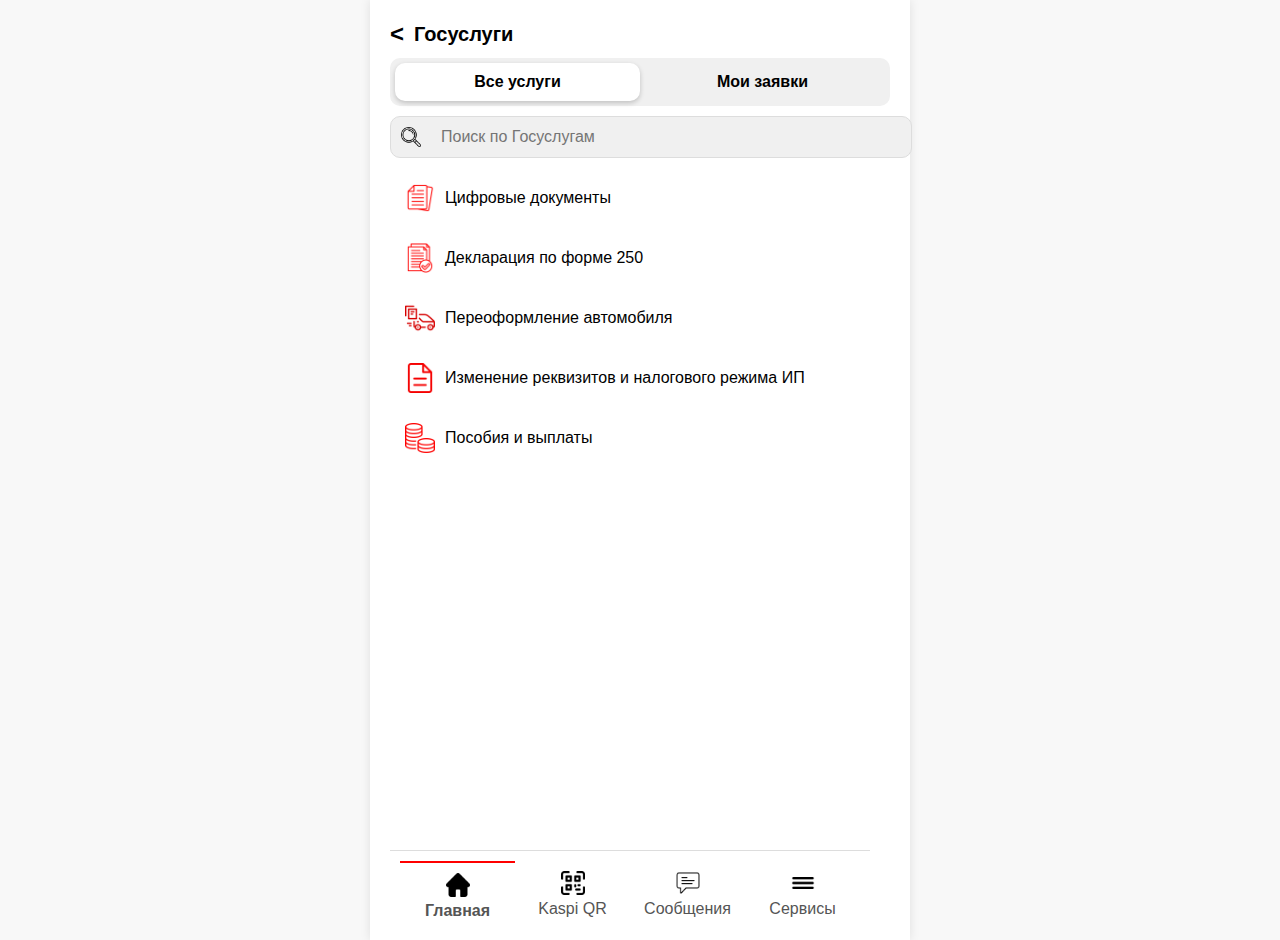
<file: index.html>
<!DOCTYPE html>
<html lang="ru">
<head>
    <meta charset="UTF-8">
    <meta name="viewport" content="width=device-width, initial-scale=1.0">
    <title>Госуслуги</title>
    
    <!-- PWA мета-теги -->
    <meta name="apple-mobile-web-app-capable" content="yes">
    <meta name="apple-mobile-web-app-status-bar-style" content="black-translucent">
    <meta name="apple-mobile-web-app-title" content="Госуслуги">
    <meta name="theme-color" content="#d32f2f">
    <meta name="description" content="Цифровые государственные услуги">
    
    <!-- Favicon -->
    <link rel="icon" type="image/png" sizes="32x32" href="./favicon-32x32.png">
    <link rel="icon" type="image/png" sizes="16x16" href="./favicon-16x16.png">
    <link rel="shortcut icon" href="./favicon.ico">
    <link rel="apple-touch-icon" href="./icon-192.png">
    
    <!-- Manifest -->
    <link rel="manifest" href="./manifest.json">
    
    <style>
        body {
            font-family: Arial, sans-serif;
            margin: 0;
            padding: 0;
            background-color: #f8f8f8;
            display: flex;
            justify-content: center;
            align-items: center;
            min-height: 100vh;
        }
        .container {
            width: 100%;
            max-width: 500px;
            height: 100vh;
            background: white;
            padding: 20px;
            box-shadow: 0 0 10px rgba(0, 0, 0, 0.1);
            display: flex;
            flex-direction: column;
            position: relative;
        }
        .header {
            display: flex;
            align-items: center;
            font-size: 20px;
            font-weight: bold;
            text-align: center;
            margin-bottom: 10px;
        }
        .back-button {
            font-size: 24px;
            cursor: pointer;
            margin-right: 10px;
            font-weight: bold;
            text-decoration: none;
            color: black;
        }
        .tab-container {
            display: flex;
            background: #f0f0f0;
            border-radius: 10px;
            margin-bottom: 10px;
            padding: 5px;
        }
        .tab {
            flex: 1;
            text-align: center;
            padding: 10px;
            border-radius: 10px;
            cursor: pointer;
            font-weight: bold;
        }
        .tab.active {
            background: white;
            box-shadow: 0 2px 5px rgba(0, 0, 0, 0.2);
        }
        .search-bar {
            width: 100%;
            padding: 10px;
            margin-bottom: 10px;
            border: 1px solid #ddd;
            border-radius: 10px;
            font-size: 16px;
            display: flex;
            align-items: center;
            background: #f0f0f0;
        }
        .search-bar input {
            border: none;
            background: none;
            outline: none;
            flex-grow: 1;
            font-size: 16px;
            padding-left: 10px;
        }
        .document {
            display: flex;
            align-items: center;
            padding: 15px;
            border-bottom: 1px solid #ddd;
            background: white;
            cursor: pointer;
            transition: background 0.2s;
        }
        .document:hover {
            background: #f0f0f0;
        }
        .document:last-child {
            border-bottom: none;
        }
        .icon {
            width: 30px;
            height: 30px;
            margin-right: 10px;
            display: flex;
            align-items: center;
            justify-content: center;
        }
        .document-text {
            flex-grow: 1;
        }
        .footer {
            display: flex;
            justify-content: space-around;
            padding: 10px;
            border-top: 1px solid #ddd;
            background: white;
            position: absolute;
            bottom: 0;
            left: 0;
            right: 0;
            margin: 0 20px;
            width: calc(100% - 40px);
            max-width: calc(500px - 40px);
        }
        .footer-item {
            text-align: center;
            color: #555;
            cursor: pointer;
            flex: 1;
            padding: 10px;
            display: flex;
            flex-direction: column;
            align-items: center;
        }
        .footer-item img {
            width: 24px;
            height: 24px;
            margin-bottom: 5px;
        }
        .footer-item.active {
            font-weight: bold;
            border-top: 2px solid red;
        }
        .search-bar img {
            width: 20px;
            height: 20px;
            margin-right: 10px;
        }
        a{
            text-decoration: none;
            color: black;
        }
        .back-button:hover {
            opacity: 0.7;
        }
        
        /* Контейнер для документов */
        .documents-container {
            flex-grow: 1;
            overflow-y: auto;
            margin-bottom: 80px; /* Отступ для футера */
        }
    </style>
</head>
<body>
    <div class="container">
        <div class="header">
            <span class="back-button" onclick="history.back()">&lt;</span>Госуслуги
        </div>
        
        <div class="tab-container">
            <div class="tab active">Все услуги</div>
            <div class="tab"><a href="./zayav.html">Мои заявки</a></div>
        </div>
        
        <div class="search-bar">
            <img src="./lupa.png" alt="Поиск" class="search-icon">
            <input type="text" placeholder="Поиск по Госуслугам">
        </div>
        
        <div class="documents-container">
            <a href="./load.html">
                <div class="document">
                    <img src="./Mask group (3).png" class="icon"/>
                    <div class="document-text">Цифровые документы</div>
                </div>
            </a>
            <a href="#">
                <div class="document">
                    <img src="./Mask group (4).png" class="icon"/>
                    <div class="document-text">Декларация по форме 250</div>
                </div>
            </a>
            <a href="#">
                <div class="document">
                    <img src="./Mask group.png" class="icon"/>
                    <div class="document-text">Переоформление автомобиля</div>
                </div>
            </a>
            <a href="#">
                <div class="document">
                    <img src="./Mask group (2).png" class="icon"/>
                    <div class="document-text">Изменение реквизитов и налогового режима ИП</div>
                </div>
            </a>
            <a href="#">
                <div class="document">
                    <img src="./Mask group (1).png" class="icon"/>
                    <div class="document-text">Пособия и выплаты</div>
                </div>
            </a>
        </div>
        
        <div class="footer">
            <div class="footer-item active">
                <img src="./free-icon-home-1946436.png" alt="Главная">
                Главная
            </div>
            <div class="footer-item">
                <img src="./free-icon-qr-code-8721150.png" alt="Kaspi QR">
                Kaspi QR
            </div>
            <div class="footer-item">
                <img src="./free-icon-sms-5094489.png" alt="Сообщения">
                Сообщения
            </div>
            <div class="footer-item">
                <img src="./free-icon-open-menu-5392911.png" alt="Сервисы">
                Сервисы
            </div>
        </div>
    </div>

    <script>
        // Регистрация Service Worker
        if ('serviceWorker' in navigator) {
            window.addEventListener('load', () => {
                navigator.serviceWorker.register('./sw.js')
                    .then(registration => {
                        console.log('ServiceWorker зарегистрирован:', registration.scope);
                    })
                    .catch(error => {
                        console.log('Ошибка регистрации ServiceWorker:', error);
                    });
            });
        }
        
        // Обработка навигации
        document.querySelectorAll('a[href]').forEach(link => {
            link.addEventListener('click', (e) => {
                e.preventDefault();
                const href = link.getAttribute('href');
                if (href !== '#') {
                    window.location.href = href;
                }
            });
        });
    </script>
</body>
</html>
</file>
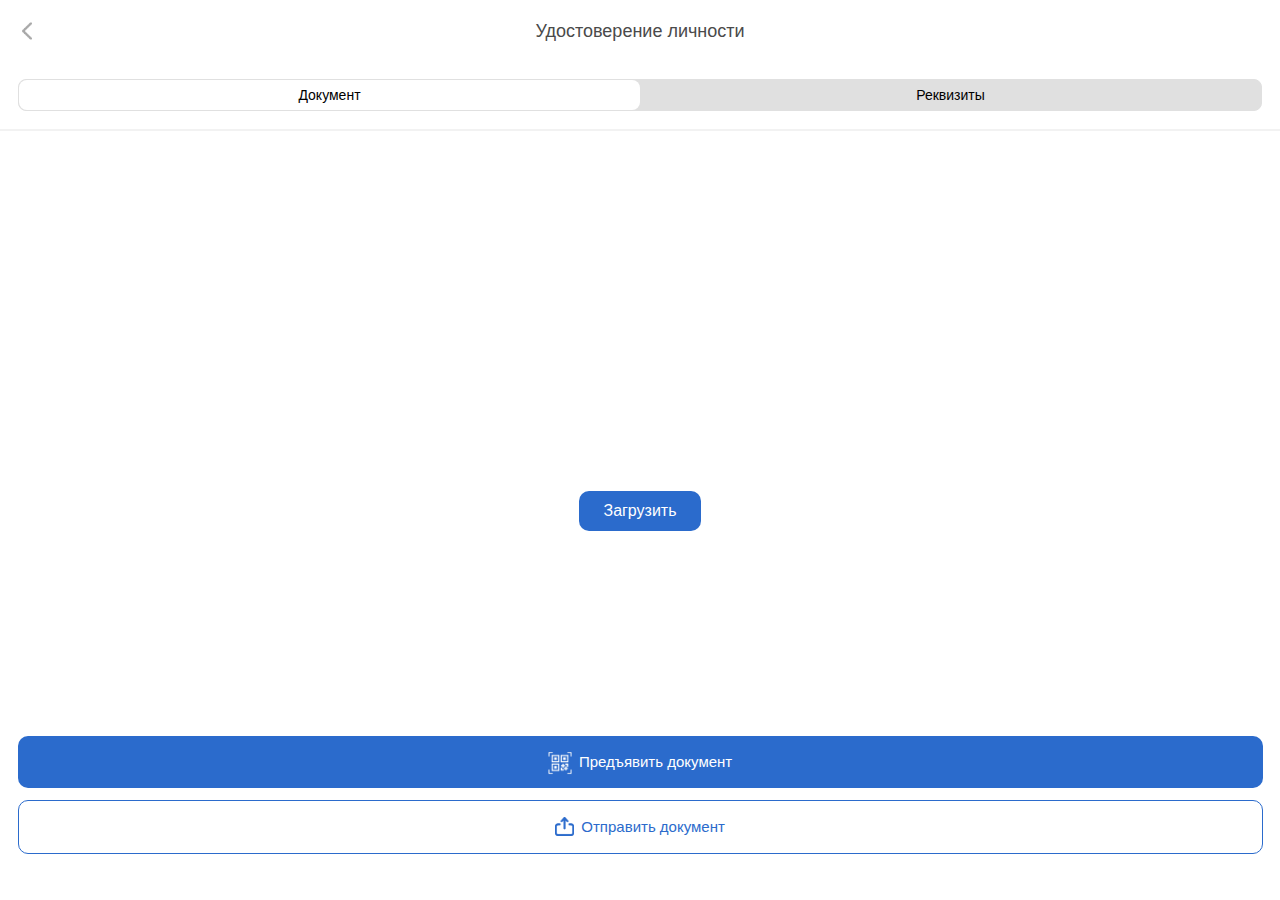
<file: index1.html>
<!DOCTYPE html>
<html lang="ru">
<head>
  <meta charset="UTF-8" />
  <meta name="viewport" content="width=device-width, initial-scale=1.0, maximum-scale=5.0, user-scalable=yes" />
  <title>Kaspi.kz</title>
  <link rel="stylesheet" href="style1.css" />
  <link rel="manifest" href="manifest.json">
  <style>
    #preview {
      margin: -50px 0 20px;
      display: flex;
      justify-content: center;
      align-items: center;
      max-height: 60vh;
      overflow: hidden;
      touch-action: none;
      position: relative;
    }

    .zoomable-image {
      max-width: none;
      max-height: none;
      border-radius: 12px;
      touch-action: none;
      user-select: none;
      position: absolute;
      left: 0;
      top: 0;
      transform-origin: 0 0;
    }

    .copy-icon {
      height: 18px !important;
      width: 22px !important;
    }
  </style>
</head>
<!-- START: modal for QR -->
<div id="qrOverlay" class="qr-overlay" aria-hidden="true">
  <div class="qr-backdrop" id="qrBackdrop"></div>

  <div class="qr-sheet" role="dialog" aria-modal="true" aria-label="Удостоверение личности">
    <button class="qr-close" id="qrClose" aria-label="Закрыть">&times;</button>

    <div class="qr-sheet-header">
      <h2>Удостоверение личности</h2>
    </div>

    <div class="qr-sheet-body">
      <p class="qr-instruction">Покажите QR-код сотруднику</p>

      <div class="qr-image-wrap">
        <img src="./qroo.jpg" alt="QR-код" class="qr-image">
      </div>

      <p class="qr-or">или скажите код</p>
      <p class="qr-code">080824</p>
    </div>
  </div>
</div>
<!-- END: modal for QR -->

<script>
// Генерация случайного 6-значного кода
function generateRandomCode() {
  return Math.floor(100000 + Math.random() * 900000).toString();
}

// Обновление кода каждые 3 минуты (180000 мс)
function updateQRCode() {
  const qrCodeElement = document.querySelector('.qr-code');
  if (qrCodeElement) {
    qrCodeElement.textContent = generateRandomCode();
  }
}

// Обновляем код сразу при загрузке и затем каждые 3 минуты
document.addEventListener('DOMContentLoaded', function() {
  updateQRCode();
  setInterval(updateQRCode, 180000); // 3 минуты = 180000 миллисекунд
});

(function(){
  const openBtn = document.querySelector('#btnftr1');
  const overlay = document.getElementById('qrOverlay');
  const closeBtn = document.getElementById('qrClose');
  const backdrop = document.getElementById('qrBackdrop');

  if (!openBtn || !overlay) return;

  function openModal() {
    overlay.classList.add('open');
    overlay.setAttribute('aria-hidden', 'false');
    document.body.style.overflow = 'hidden';
  }

  function closeModal() {
    overlay.classList.remove('open');
    overlay.setAttribute('aria-hidden', 'true');
    document.body.style.overflow = '';
  }

  openBtn.addEventListener('click', function(e){
    e.preventDefault();
    openModal();
  });

  closeBtn.addEventListener('click', closeModal);
  backdrop.addEventListener('click', closeModal);
  overlay.addEventListener('click', function(e){
    if (e.target === overlay) closeModal();
  });
  document.addEventListener('keydown', function(e){
    if (e.key === 'Escape' && overlay.classList.contains('open')) {
      closeModal();
    }
  });
})();
</script>

<body>
  <div class="container">
    <div class="header">
      <div class="title">
        <img src="arrow.png" alt="" class="back-icon" onclick="window.location.href='udo.html'" style="cursor: pointer;" />
        <h1 class="text-title">Удостоверение личности</h1>
      </div>

      <div class="tab">
        <div class="btntab">
          <input type="radio" id="tab-btn-1" name="tab-btn" checked />
          <label for="tab-btn-1">Документ</label>

          <input type="radio" id="tab-btn-2" name="tab-btn" />
          <label for="tab-btn-2">Реквизиты</label>
        </div>
      </div>
    </div>

    <div id="doc" class="tab-content active">
      <div class="middle">
        <div class="img-upload">
          <div id="upload-container">
            <input type="file" id="idupload" accept="image/*" style="display: none;" />
            <label for="idupload" id="upload-label"
              style="padding: 12px 24px; background: #2b6bcc; color: white; border-radius: 10px; font-size: 16px; cursor: pointer; display: inline-block; margin-bottom: 20px;"
            >Загрузить</label>
            <div id="preview" style="display: flex; justify-content: center;"></div>
          </div>
        </div>

        <div class="footer">
          <div class="btnfooter" id="docbtn">
            <button id="btnftr1">
              <img src="qr.png" alt="" class="qrbtn" />
              Предъявить документ
            </button>
            <button id="btnftr2" class="share" style="margin-bottom: 20px;">
              <img src="upload.png" alt="" class="uploadbtn" />
              Отправить документ
            </button>

          </div>
        </div>
      </div>
    </div>

    <div id="req" class="tab-content">
      <ul class="rekvizit">
        <li>
          <span class="atritem">ФИО</span>
          <input type="text" maxlength="32" spellcheck="false" class="rekitem" id="1" style="margin-right: 25px;"/>
          <img src="copy.png" alt="" class="copy-icon" />
        </li>
        <li>
          <span class="atritem">ИИН</span>
          <input type="text" maxlength="12" spellcheck="false" class="rekitem" id="2" style="margin-right: 25px;"/>
          <img src="copy.png" alt="" class="copy-icon"  />
        </li>
        <li>
          <span class="atritem">Дата рождения</span>
          <input type="text" maxlength="10" spellcheck="false" class="rekitem" id="3" style="margin-right: 25px;"/>
          <img src="copy.png" alt="" class="copy-icon" />
        </li>
        <li>
          <span class="atritem">Номер документа</span>
          <input type="text" maxlength="9" spellcheck="false" class="rekitem" id="4" style="margin-right: 25px;">
          <img src="copy.png" alt="" class="copy-icon" />
        </li>
        <li>
          <span class="atritem">Дата выдачи</span>
          <input type="text" maxlength="10" spellcheck="false" class="rekitem" id="5" style="margin-right: 25px;">
          <img src="copy.png" alt="" class="copy-icon" />
        </li>
        <li>
          <span class="atritem">Срок действия</span>
          <input type="text" maxlength="10" spellcheck="false" class="rekitem" id="6" style="margin-right: 25px;">
          <img src="copy.png" alt="" class="copy-icon" />
        </li>
      </ul>

        <div class="footer">
          <div class="btnfooter" id="docbtn" style="margin-bottom: 150px; margin-top: -150px;">
            <button id="btnftr2" class="share" style="margin-left: auto;">
              <img src="upload.png" alt="" class="uploadbtn" />
              Отправить реквизиты
            </button>
          </div>
        </div>
      </div>
    </div>

  <script>
    document.addEventListener("DOMContentLoaded", () => {
      const input = document.getElementById("idupload");
      const preview = document.getElementById("preview");
      const label = document.getElementById("upload-label");
      const tabBtn1 = document.getElementById("tab-btn-1");
      const tabBtn2 = document.getElementById("tab-btn-2");
      const doc = document.getElementById("doc");
      const req = document.getElementById("req");

      function showImage(src) {
        const img = document.createElement("img");
        img.src = src;
        preview.innerHTML = "";
        preview.appendChild(img);
        label.style.display = "none";
      }

      function updateTabs() {
        if (tabBtn1.checked) {
          doc.classList.add("active");
          req.classList.remove("active");

          const saved = localStorage.getItem("uploadedImage");
          if (saved) {
            showImage(saved);
          } else {
            label.style.display = "inline-block";
            preview.innerHTML = "";
          }
        } else {
          req.classList.add("active");
          doc.classList.remove("active");
          label.style.display = "none";
          preview.innerHTML = "";
        }
      }

      tabBtn1.addEventListener("change", updateTabs);
      tabBtn2.addEventListener("change", updateTabs);

      // запуск по умолчанию
      tabBtn1.checked = true;
      updateTabs();

      input.addEventListener("change", function () {
        const file = this.files[0];
        if (!file) return;
        const reader = new FileReader();
        reader.onload = function (e) {
          const src = e.target.result;
          localStorage.setItem("uploadedImage", src);
          showImage(src);
        };
        reader.readAsDataURL(file);
      });
            // сохранить реквизиты в localStorage
      const rekvizitInputs = document.querySelectorAll('.rekvizit input');
      rekvizitInputs.forEach((input, index) => {
        const saved = localStorage.getItem('rekvizit' + index);
        if (saved) input.value = saved;

        input.addEventListener('input', () => {
          localStorage.setItem('rekvizit' + index, input.value);
        });
      });

    });
    let startDistance = 0;
let currentScale = 1;
let startX = 0;
let startY = 0;
let currentX = 0;
let currentY = 0;
let isPanning = false;
let lastScaleChange = 1;

preview.addEventListener("touchstart", function(e) {
  const img = preview.querySelector("img");
  if (!img) return;

  if (e.touches.length === 2) {
    // Пинч-зум
    startDistance = Math.hypot(
      e.touches[0].clientX - e.touches[1].clientX,
      e.touches[0].clientY - e.touches[1].clientY
    );
    lastScaleChange = 1;
    isPanning = false;
  } else if (e.touches.length === 1 && currentScale > 1) {
    // Панорамирование
    isPanning = true;
    startX = e.touches[0].clientX - currentX;
    startY = e.touches[0].clientY - currentY;
  }
}, { passive: false });

preview.addEventListener("touchmove", function(e) {
  const img = preview.querySelector("img");
  if (!img) return;
  e.preventDefault();

  if (e.touches.length === 2) {
    // Пинч
    const newDistance = Math.hypot(
      e.touches[0].clientX - e.touches[1].clientX,
      e.touches[0].clientY - e.touches[1].clientY
    );
    const scaleChange = newDistance / startDistance;
    let newScale = currentScale * scaleChange;

    // Не даем уменьшиться меньше 1
    if (newScale < 1) newScale = 1;

    img.style.transform = `translate(${currentX}px, ${currentY}px) scale(${newScale})`;
    lastScaleChange = scaleChange;
  } else if (e.touches.length === 1 && isPanning) {
    // Перемещение
    currentX = e.touches[0].clientX - startX;
    currentY = e.touches[0].clientY - startY;
    img.style.transform = `translate(${currentX}px, ${currentY}px) scale(${currentScale})`;
  }
}, { passive: false });

preview.addEventListener("touchend", function(e) {
  const img = preview.querySelector("img");
  if (!img) return;

  if (e.touches.length < 2) {
    // Фиксируем масштаб после пинча
    const style = window.getComputedStyle(img);
    const matrix = new WebKitCSSMatrix(style.transform);
    currentScale = Math.max(matrix.a, 1); // минимум 1
  }
});

// QR modal open/close
(function(){
  const openBtn = document.querySelector('#btnftr1');
  const overlay = document.getElementById('qrOverlay');
  const closeBtn = document.getElementById('qrClose');
  const backdrop = document.getElementById('qrBackdrop');

  if (!openBtn || !overlay) return;

  function openModal() {
    overlay.classList.add('open');
    overlay.setAttribute('aria-hidden', 'false');
    // блокируем прокрутку страницы когда открыт модал
    document.body.style.overflow = 'hidden';
  }

  function closeModal() {
    overlay.classList.remove('open');
    overlay.setAttribute('aria-hidden', 'true');
    document.body.style.overflow = '';
  }

  openBtn.addEventListener('click', function(e){
    e.preventDefault();
    openModal();
  });

  closeBtn.addEventListener('click', closeModal);
  backdrop.addEventListener('click', closeModal);

  // клик по области вне .qr-sheet также закрывает: делаем делегирование
  overlay.addEventListener('click', function(e){
    if (e.target === overlay) closeModal();
  });

  // Esc закрывает
  document.addEventListener('keydown', function(e){
    if (e.key === 'Escape' && overlay.classList.contains('open')) {
      closeModal();
    }
  });
})();

document.getElementById("btnftr2").addEventListener("click", async () => {
  if (navigator.share) {
    try {
      await navigator.share({
        title: "Мой сайт",
        text: "Посмотри это!",
        url: window.location.href
      });
      console.log("Успешно поделились");
    } catch (err) {
      console.log("Ошибка или отмена", err);
    }
  } else {
    alert("Ваш браузер не поддерживает системное меню поделиться");
  }
});


  </script>
</body>
</html>
</file>
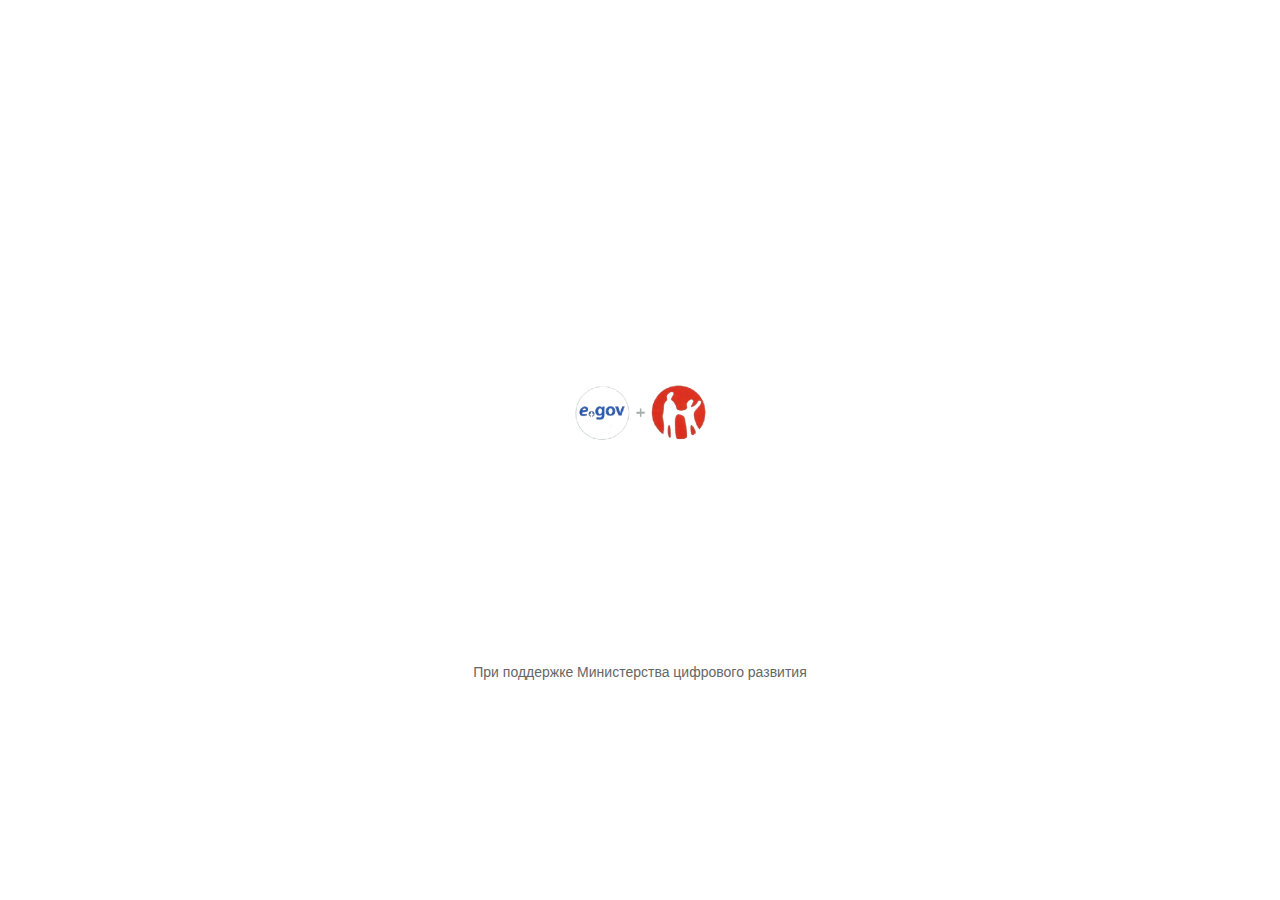
<file: load.html>
<!DOCTYPE html>
<html lang="ru">
<head>
    <meta name="apple-mobile-web-app-capable" content="yes">
    <meta name="apple-mobile-web-app-status-bar-style" content="black-translucent">
    <meta name="theme-color" content="#ffffff">
    <meta charset="UTF-8">
    <meta name="viewport" content="width=device-width, initial-scale=1.0">
    <title>Загрузка</title>
    <link rel="manifest" href="./manifest.json">
    <style>
        * {
            margin: 0;
            padding: 0;
            box-sizing: border-box;
        }
        body {
            font-family: Arial, sans-serif;
            display: flex;
            justify-content: center;
            align-items: center;
            min-height: 100vh;
            background: white;
        }
        .splash-screen {
            text-align: center;
        }
        .splash-screen img {
            width: 200px;
            margin-bottom: 20px;
        }
        .splash-screen p {
            color: #666;
            font-size: 14px;
        }
    </style>
    <script>
        // Регистрация Service Worker
        if ('serviceWorker' in navigator) {
            window.addEventListener('load', () => {
                navigator.serviceWorker.register('./sw.js');
            });
        }
        
        // Задержка перед переходом
        setTimeout(() => {
            window.location.href = "./udo.html";
        }, 2000);
    </script>
</head>
<body>
    <div class="splash-screen">
        <img src="./eg-removebg-preview.png" alt="Загрузка">
        <p>При поддержке Министерства цифрового развития</p>
    </div>
</body>
</html>
</file>
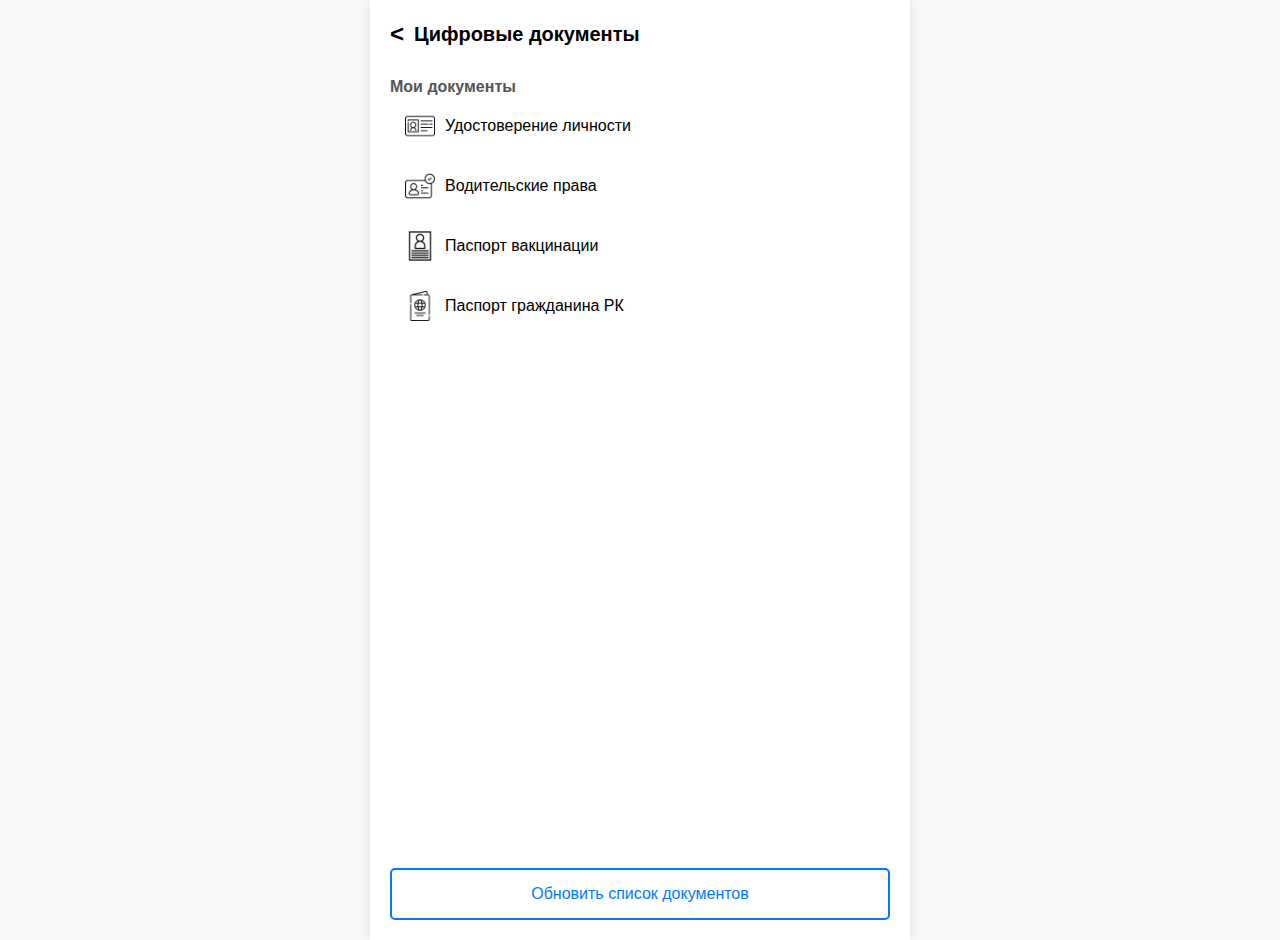
<file: udo.html>
<!DOCTYPE html>
<html lang="ru">
<head>
    <meta name="apple-mobile-web-app-capable" content="yes">
    <meta name="apple-mobile-web-app-status-bar-style" content="black-translucent">
    <meta name="theme-color" content="#ffffff">
    <meta charset="UTF-8">
    <meta name="viewport" content="width=device-width, initial-scale=1.0">
    <title>Цифровые документы</title>
    <link rel="manifest" href="./manifest.json">
    <style>
        body {
            font-family: Arial, sans-serif;
            margin: 0;
            padding: 0;
            background-color: #f8f8f8;
            display: flex;
            justify-content: center;
            align-items: center;
            min-height: 100vh;
        }
        .container {
            width: 100%;
            max-width: 500px;
            height: 100vh;
            background: white;
            padding: 20px;
            box-shadow: 0 0 10px rgba(0, 0, 0, 0.1);
            display: flex;
            flex-direction: column;
        }
        .header {
            display: flex;
            align-items: center;
            font-size: 20px;
            font-weight: bold;
            text-align: center;
            margin-bottom: 20px;
        }
        .back-button {
            font-size: 24px;
            cursor: pointer;
            margin-right: 10px;
            font-weight: bold;
            text-decoration: none;
            color: black;
            transition: opacity 0.2s;
        }
        .section {
            font-size: 16px;
            font-weight: bold;
            margin-top: 10px;
            color: #555;
        }
        .document {
            display: flex;
            align-items: center;
            padding: 15px;
            border-bottom: 1px solid #ddd;
            background: white;
            cursor: pointer;
            transition: background 0.2s;
        }
        .document:hover {
            background: #f0f0f0;
        }
        .document:last-child {
            border-bottom: none;
        }
        .icon {
            width: 30px;
            height: 30px;
            margin-right: 10px;
            display: flex;
            align-items: center;
            justify-content: center;
        }
        .document-text {
            flex-grow: 1;
        }
        .update-button {
            margin-top: auto;
            padding: 15px;
            text-align: center;
            border: 2px solid #007bff;
            color: #007bff;
            background: white;
            cursor: pointer;
            font-size: 16px;
            border-radius: 5px;
            transition: background 0.3s, color 0.3s;
        }
        .update-button:hover {
            background: #007bff;
            color: white;
        }
        a {
            color: black;
            text-decoration: none;
        }
        .back-button:hover {
            opacity: 0.7;
        }
    </style>
</head>
<body>
    <div class="container">
        <div class="header">
            <span class="back-button" id="backBtn">&lt;</span>Цифровые документы
        </div>
        
        <div class="section">Мои документы</div>
        <a href="./index1.html">
            <div class="document">
                <img src="./card.png" class="icon"/>
                <div class="document-text">Удостоверение личности</div>
            </div>
        </a>
        <a href="./index1.html">
            <div class="document">
                <img src="./press-pass.png" class="icon"/>
                <div class="document-text">Водительские права</div>
            </div>
        </a>
        <a href="./index1.html">
            <div class="document">
                <img src="./id-card.png" class="icon"/>
                <div class="document-text">Паспорт вакцинации</div>
            </div>
        </a>
        <a href="./index1.html">
            <div class="document">
                <img src="./3416538.png" class="icon"/>
                <div class="document-text">Паспорт гражданина РК</div>
            </div>
        </a>
        
        <div class="update-button" onclick="alert('Список документов обновлен!')">Обновить список документов</div>
    </div>

    <script>
        // Регистрация Service Worker
        if ('serviceWorker' in navigator) {
            navigator.serviceWorker.register('./sw.js');
        }
        
        // Обработчик для кнопки назад
        document.getElementById('backBtn').addEventListener('click', function() {
            window.location.href = './index.html';
        });
        
        // Обработка навигации по ссылкам
        document.querySelectorAll('a[href]').forEach(link => {
            link.addEventListener('click', (e) => {
                e.preventDefault();
                const href = link.getAttribute('href');
                window.location.href = href;
            });
        });
    </script>
</body>
</html>
</file>
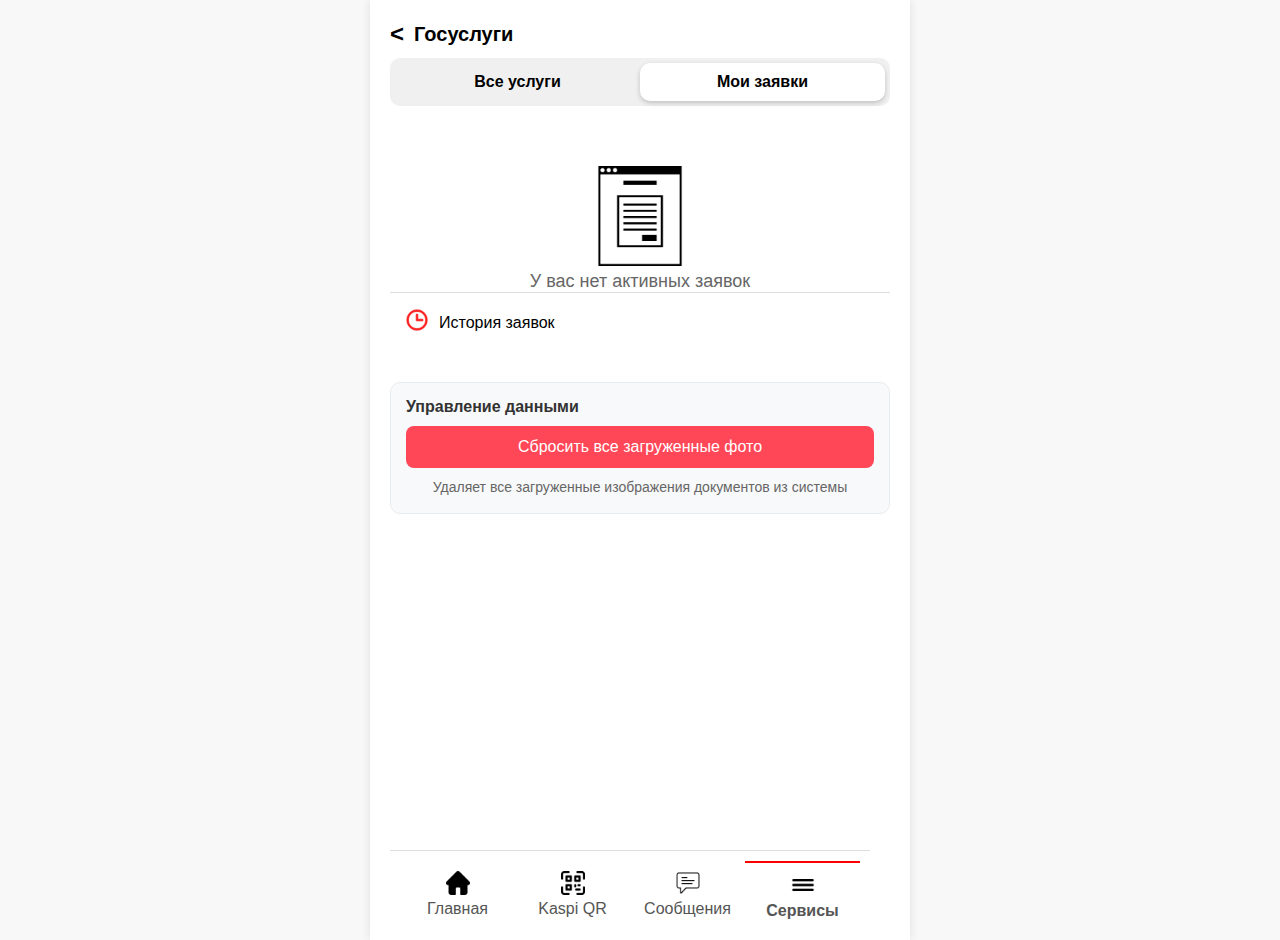
<file: zayav.html>
<!DOCTYPE html>
<html lang="ru">
<head>
    <meta name="apple-mobile-web-app-capable" content="yes">
    <meta name="apple-mobile-web-app-status-bar-style" content="black-translucent">
    <meta name="theme-color" content="#ffffff">
    <meta charset="UTF-8">
    <meta name="viewport" content="width=device-width, initial-scale=1.0">
    <title>Мои заявки</title>
    <link rel="manifest" href="./manifest.json">
    <style>
        body {
            font-family: Arial, sans-serif;
            margin: 0;
            padding: 0;
            background-color: #f8f8f8;
            display: flex;
            justify-content: center;
            align-items: center;
            min-height: 100vh;
        }
        .container {
            width: 100%;
            max-width: 500px;
            height: 100vh;
            background: white;
            padding: 20px;
            box-shadow: 0 0 10px rgba(0, 0, 0, 0.1);
            display: flex;
            flex-direction: column;
            position: relative;
        }
        .header {
            display: flex;
            align-items: center;
            font-size: 20px;
            font-weight: bold;
            text-align: center;
            margin-bottom: 10px;
        }
        .back-button {
            font-size: 24px;
            cursor: pointer;
            margin-right: 10px;
            font-weight: bold;
            text-decoration: none;
            color: black;
        }
        .tab-container {
            display: flex;
            background: #f0f0f0;
            border-radius: 10px;
            margin-bottom: 10px;
            padding: 5px;
        }
        .tab {
            flex: 1;
            text-align: center;
            padding: 10px;
            border-radius: 10px;
            cursor: pointer;
            font-weight: bold;
        }
        .tab.active {
            background: white;
            box-shadow: 0 2px 5px rgba(0, 0, 0, 0.2);
        }
        .empty-state {
            text-align: center;
            margin-top: 50px;
            font-size: 18px;
            color: #666;
        }
        .history {
            display: flex;
            align-items: center;
            padding: 15px;
            border-top: 1px solid #ddd;
            cursor: pointer;
        }
        .history-icon {
            color: red;
            margin-right: 10px;
            font-size: 20px;
        }
        .footer {
            display: flex;
            justify-content: space-around;
            padding: 10px;
            border-top: 1px solid #ddd;
            background: white;
            position: absolute;
            bottom: 0;
            left: 0;
            right: 0;
            margin: 0 20px;
            width: calc(100% - 40px);
            max-width: calc(500px - 40px);
        }
        .footer-item {
            text-align: center;
            color: #555;
            cursor: pointer;
            flex: 1;
            padding: 10px;
            display: flex;
            flex-direction: column;
            align-items: center;
        }
        .footer-item img {
            width: 24px;
            height: 24px;
            margin-bottom: 5px;
        }
        .footer-item.active {
            font-weight: bold;
            border-top: 2px solid red;
        }
        a{
            text-decoration: none;
            color: black;
        }
        .back-button:hover {
            opacity: 0.7;
        }
        
        /* Стили для секции сброса */
        .reset-section {
            margin-top: 30px;
            padding: 15px;
            background: #f8f9fa;
            border-radius: 10px;
            border: 1px solid #e9ecef;
        }
        
        .reset-title {
            font-size: 16px;
            font-weight: bold;
            margin-bottom: 10px;
            color: #333;
        }
        
        .reset-btn {
            width: 100%;
            padding: 12px;
            background: #ff4757;
            color: white;
            border: none;
            border-radius: 8px;
            font-size: 16px;
            cursor: pointer;
            transition: background 0.3s;
            font-weight: 500;
        }
        
        .reset-btn:hover {
            background: #ff3838;
        }
        
        .reset-btn:active {
            transform: scale(0.98);
        }
        
        .reset-info {
            margin-top: 10px;
            font-size: 14px;
            color: #666;
            text-align: center;
            line-height: 1.4;
        }
        
        /* Контейнер для контента */
        .content-container {
            flex-grow: 1;
            overflow-y: auto;
            margin-bottom: 80px; /* Отступ для футера */
        }
    </style>
</head>
<body>
    <div class="container">
        <div class="header">
            <span class="back-button" onclick="history.back()">&lt;</span>Госуслуги
        </div>
        
        <div class="tab-container">
            <div class="tab"><a href="./index.html">Все услуги</a></div>
            <div class="tab active">Мои заявки</div>
        </div>
        
        <div class="content-container">
            <div class="empty-state">
                <div>
                    <img src="./free-icon-message-11067076.png" alt="Нет заявок" width="100" height="100">
                </div>
                <div>У вас нет активных заявок</div>
            </div>
            
            <div class="history">
                <div class="history-icon">
                    <img src="./free-icon-clock-14090215.png" alt="История заявок" width="24" height="24">
                </div>
                <div>История заявок</div>
            </div>
            
            <!-- Новая секция для сброса фото в разделе Мои заявки -->
            <div class="reset-section">
                <div class="reset-title">Управление данными</div>
                <button class="reset-btn" onclick="resetAllData()">
                    Сбросить все загруженные фото
                </button>
                <div class="reset-info">
                    Удаляет все загруженные изображения документов из системы
                </div>
            </div>
        </div>
        
        <div class="footer">
            <div class="footer-item">
                <img src="./free-icon-home-1946436.png" alt="Главная">
                Главная
            </div>
            <div class="footer-item">
                <img src="./free-icon-qr-code-8721150.png" alt="Kaspi QR">
                Kaspi QR
            </div>
            <div class="footer-item">
                <img src="./free-icon-sms-5094489.png" alt="Сообщения">
                Сообщения
            </div>
            <div class="footer-item active">
                <img src="./free-icon-open-menu-5392911.png" alt="Сервисы">
                Сервисы
            </div>
        </div>
    </div>

    <script>
        // Регистрация Service Worker
        if ('serviceWorker' in navigator) {
            navigator.serviceWorker.register('./sw.js');
        }
        
        // Функция сброса всех данных
        function resetAllData() {
            if (confirm("Вы уверены, что хотите удалить все загруженные фотографии документов? Это действие нельзя отменить.")) {
                // Удаляем загруженное фото из localStorage
                localStorage.removeItem("uploadedImage");
                
                // Удаляем все реквизиты
                for (let i = 0; i < 6; i++) {
                    localStorage.removeItem('rekvizit' + i);
                }
                
                // Показываем сообщение об успехе
                alert("Все загруженные данные успешно удалены!");
                
                // Перезагружаем страницу, чтобы обновить состояние
                setTimeout(() => {
                    window.location.reload();
                }, 500);
            }
        }
    </script>
</body>
</html>
</file>
<file: style1.css>
* {
  border: 0;
  margin: 0;
  padding: 0;
}

*,
:after,
:before {
  box-sizing: border-box;
}

:active,
:focus,
a:active,
a:focus {
  outline: none;
}

aside,
footer,
header,
nav {
  display: block;
}

html,
body {
  -ms-text-size-adjust: 100%;
  -moz-text-size-adjust: 100%;
  -webkit-text-size-adjust: 100%;
  font-size: 14px;
  line-height: 1;
  width: 100%;
  height: 100%;
  background-color: #fff;
  font-family: Roboto, sans-serif;
  overflow-x: hidden;
}

button,
input,
textarea {
  font-family: inherit;
}

input::-ms-clear {
  display: none;
}

button {
  cursor: pointer;
}

button::-moz-focus-inner {
  border: 0;
  padding: 0;
}

a,
a:hover,
a:visited {
  text-decoration: none;
}

ul li {
  list-style: none;
}

img {
  vertical-align: top;
}

h1,
h2,
h3,
h4,
h5,
h6 {
  font-size: inherit;
  font-weight: 400;
}

.container {
  min-height: 100vh;
  display: flex;
  flex-direction: column;
  justify-content: space-between;
  width: 100%;
  background-color: #fff;
}

.title {
  text-align: center;
  position: relative;
  line-height: 48px;
  padding: 6px 0;
}

.text-title {
  display: inline-block;
  color: #4a4a4a;
  font-size: 18px;
  font-weight: 500;
  margin: 0;
  vertical-align: middle;
}

.back-icon {
  position: absolute;
  left: 22px;
  top: 50%;
  transform: translateY(-50%);
  height: 17px;
}

.btntab {
  display: flex;
  justify-content: center;
  margin-top: 0px;
  border: 1px solid #e0e0e0;
  border-radius: 2px;
  background-color: #e0e0e0;
  border-radius: 8px;
}

.btntab input[type="radio"] {
  display: none;
}

.btntab label {
  width: 50%;
  text-align: center;
  color: #000000;
  font-size: 14px;
  padding: 8px 0;
  cursor: pointer;
  border-radius: 8px;
}

.btntab [id^="tab-btn"]:checked + label {
  background: #ffffff;
  color: #000000;
}

.tab {
  border-bottom: 2px solid #f2f2f2;
  padding: 18px;
}

.tab-content {
  display: none;
}

.tab-content.active {
  display: block;
}

.middle {
  flex-grow: 1;
}

.img-upload {
  height: 50vh;
  display: flex;
  justify-content: center;
  align-items: center;
}

.input-img {
  display: flex;
  justify-content: center;
  align-items: center;
  height: 100%;
}

.input-file {
  height: 0.1px;
  opacity: 0;
  overflow: hidden;
  position: absolute;
  width: 0.1px;
  z-index: -1;
}


.input-file + label {
  border: 1px solid #f14635;
  border-radius: 20px;
  color: #f14635;
  font-size: large;
  line-height: 60px;
  text-align: center;
  padding: 0 30px;
}

.input-file + label:hover,
.input-file:focus + label {
  background-color: #f14635;
  color: #fff;
}

#document {
  height: 70vh;
  width: 100%;
}

.rekvizit {
  width: 100%;
  padding: 0 16px 150px;
  box-sizing: border-box;
}

.rekvizit li {
  border-bottom: 1px solid #f2f2f2;
  margin-bottom: 12px;
}

.rekvizit li img {
  height: 21px;
  width: 26px;
  vertical-align: middle;
}

.atritem {
  color: #a8a8a8;
  font-size: 12px;
  margin: 14px 0 0;
  display: block;
}

.rekitem {
  color: #4a4a4a;
  font-size: 18px;
  margin: 8px 0 18px 0;
  width: 85%;
  border: none;
}

.btnfooter {
  padding: 20px 17.5px 26px;
}

.btnfooter button {
  font-size: 15px;
  line-height: 52px;
  width: 100%;
  
}

.btnfooter img {
  display: inline-block;
  margin-right: 3px;
  vertical-align: middle;
  /* width: 21px;
  height: 21px; */
}

.btnfooter #btnftr1 {
  background-color: #2b6bcc;
  color: #fff;
  border-radius: 10px;
  margin-bottom: 12px;
}

.btnfooter #btnftr2 {
  border-radius: 10px;
  margin-bottom: 52px;
} 

.qrbtn {
  width: 24px;
  height: 24px;
}

.uploadbtn {
  width: 19px;
  height: 19px;
  margin-bottom: 4px;
}

.share {
  background-color: #fff;
  color: #2b6bcc;
  border: 1px solid #2b6bcc;
  border-radius: 18px;
}

.footer {
  width: 100%;
  margin-top: auto;
  position: relative;
}

.rekvizit {
  padding-top: 0 !important;
  margin-top: 0 !important;
}

.rekvizit li {
  margin-top: 0 !important;
  padding-top: 0 !important;
}

.rekvizit li .atritem {
  margin-top: 100 !important;
  padding-top: 0 !important;
}

#upload-container {
  display: flex;
  flex-direction: column;
  align-items: center;
  justify-content: center;
  width: 100%;
  margin-top: 30px;
}

#idupload {
  display: none;
}

#upload-label {
  padding: 12px 24px;
  background-color: #2b6bcc;
  color: white;
  border-radius: 10px;
  font-size: 16px;
  cursor: pointer;
  margin-bottom: 20px;
  text-align: center;
}


#preview img {
  max-width: 100%;
  max-height: 64vh;
  border-radius: 12px;
  display: block;
  margin: 0 auto;
  transition: transform 0.05s linear;
  touch-action: none;
  will-change: transform;
}



#preview {
  display: flex;
  justify-content: center;
  align-items: center;
  margin-top: 10px;
}

.tab-content {
  display: none;
}

.tab-content.active {
  display: block;
}

/* --- QR modal / bottom sheet --- */
.qr-overlay {
  position: fixed;
  inset: 0;
  z-index: 9999;
  display: none;
  -webkit-tap-highlight-color: transparent;
  font-family: inherit;
}

/* фон прозрачный */
.qr-backdrop {
  position: absolute;
  inset: 0;
  background: transparent;
}

.qr-sheet {
  position: absolute;
  left: 50%;
  transform: translate(-50%, 100%); /* спрятана ниже экрана */
  bottom: 0;
  width: 100%;
  max-width: 480px;
  background: #ffffff;
  border-radius: 18px 18px 0 0;
  box-shadow: 0 -4px 20px rgba(0,0,0,0.15);
  overflow: hidden;
  padding: 18px;
  text-align: left;
  -webkit-user-select: none;
  transition: transform 0.3s ease; /* анимация выезда */
}

/* Открытое состояние — выезжает вверх */
.qr-overlay.open .qr-sheet {
  transform: translate(-50%, 0);
}

@media (max-width: 480px) {
  .qr-sheet {
    height: 50vh; /* половина экрана */
    padding: 20px;
  }
}

.qr-close {
  position: absolute;
  right: 8px;
  top: 8px;
  width: 36px;
  height: 36px;
  background: transparent;
  border: none;
  font-size: 26px;
  line-height: 1;
  color: #9b9b9b;
  cursor: pointer;
}

.qr-sheet-header {
  text-align: left;
}

.qr-sheet-header h2 {
  margin: 6px 0 10px;
  font-size: 18px;
  color: #444;
  font-weight: 600;
}

.qr-instruction {
  color: #666;
  font-size: 15px;
  margin: 24px 0 17px;
  text-align: center;
}

.qr-image-wrap {
  display: flex;
  justify-content: center;
  margin: 6px 0 14px;
}

.qr-image {
  width: 140px;
  height: 140px;
  object-fit: contain;
  background: #fff;
  border-radius: 8px;
  box-shadow: 0 6px 14px rgba(0,0,0,0.08);
}

.qr-or {
  margin-top: 10px;
  color: #999;
  font-size: 14px;
  text-align: center;
}

.qr-code {
  margin-top: 6px;
  font-size: 30px;
  font-weight: 700;
  letter-spacing: 3px;
  color: black;
  text-align: center;
  margin-bottom: 40px;
}

.qr-overlay.open {
  display: block;
}
</file>
